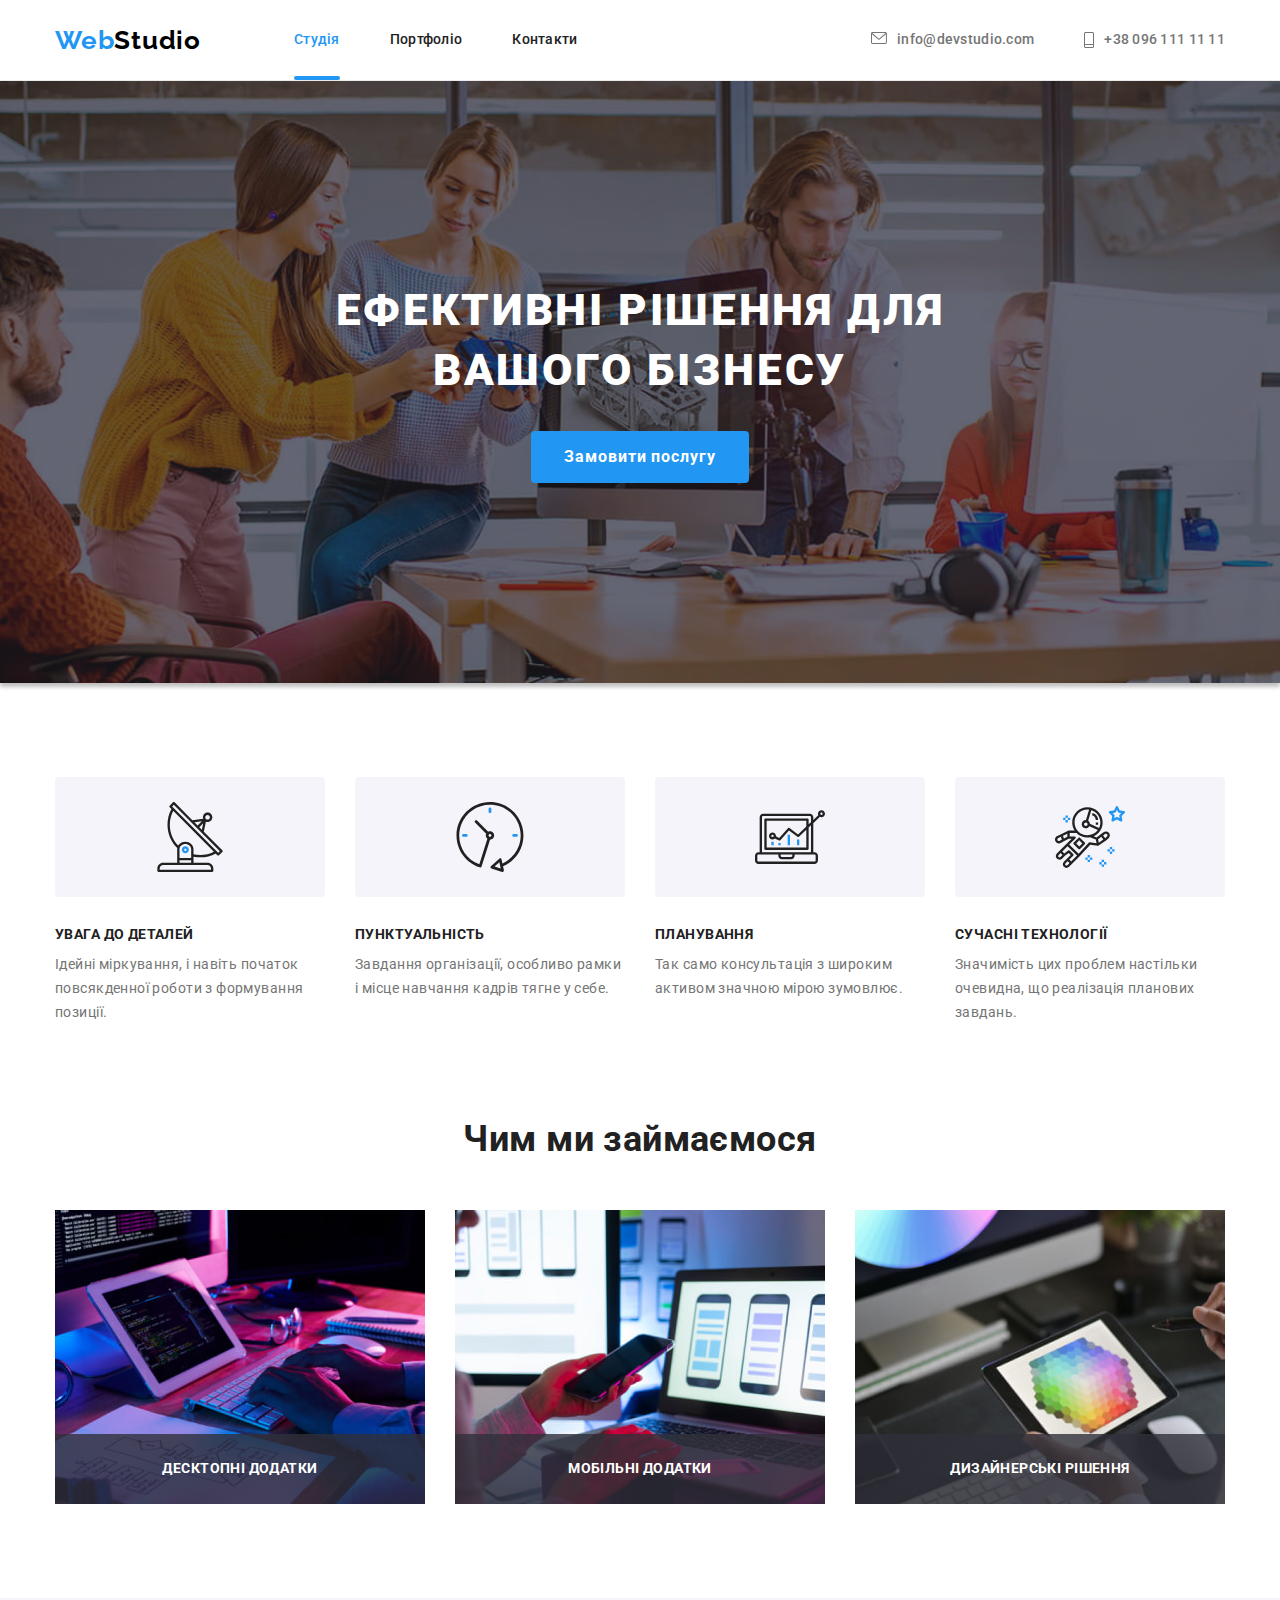
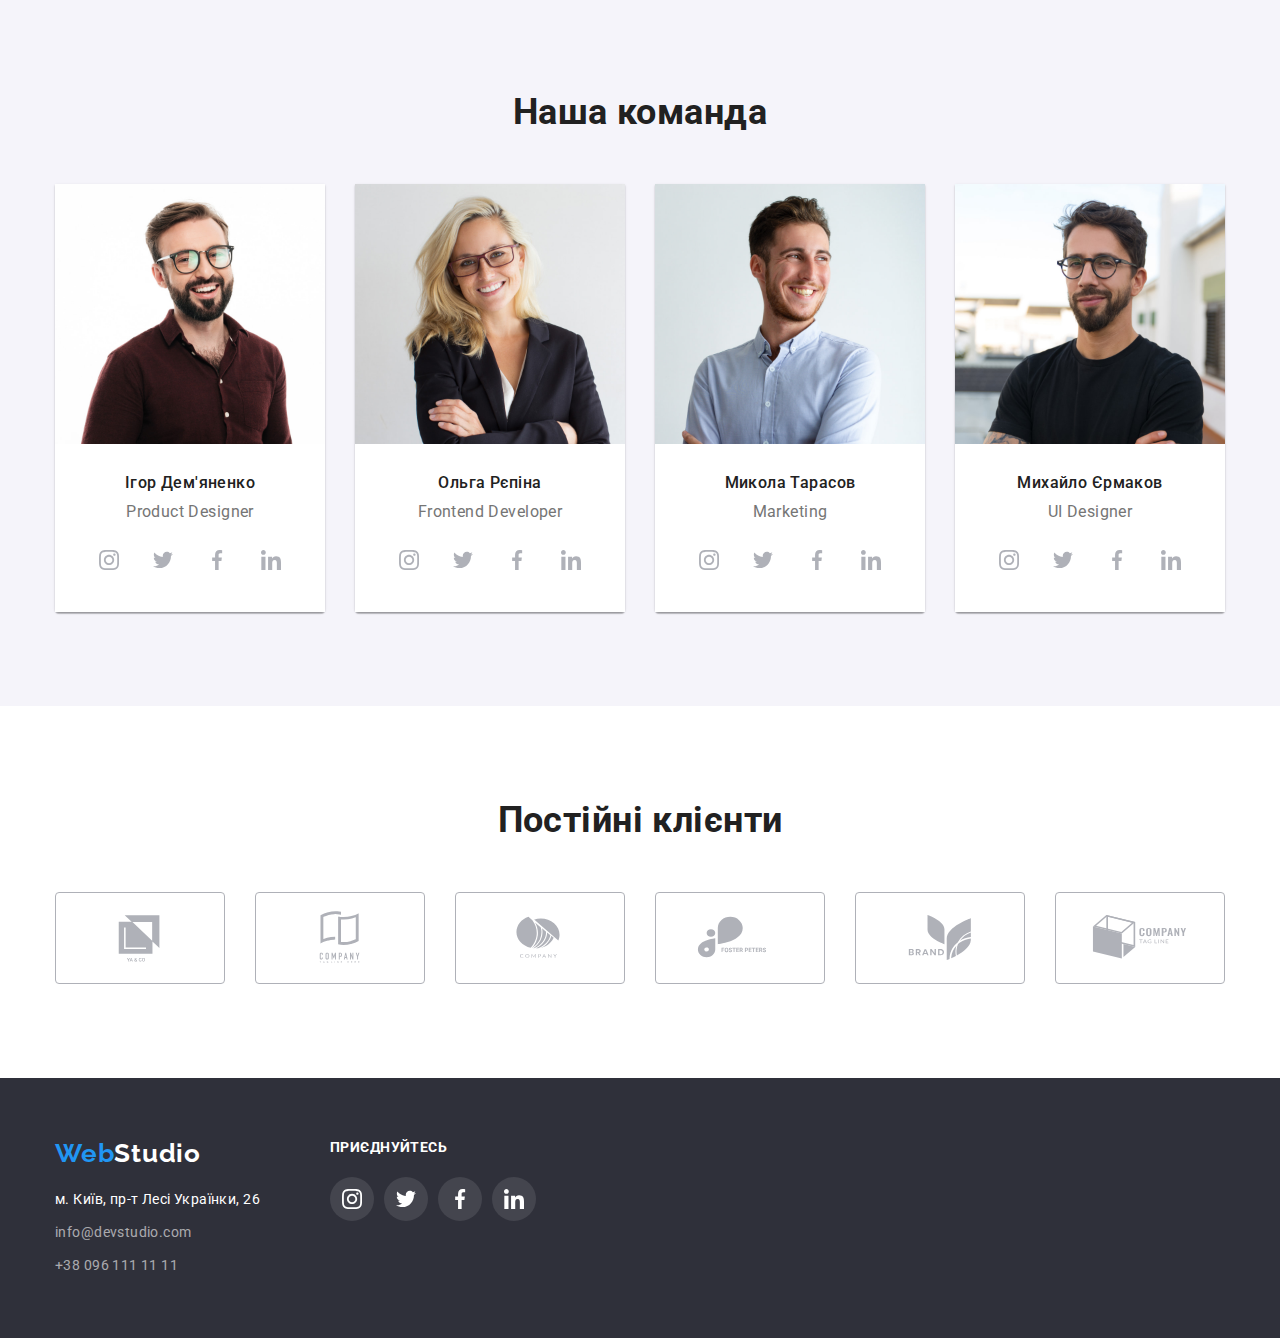
<file: index.html>
<!DOCTYPE html>
<html lang="uk">

<head>
  <meta charset="UTF-8" />
  <meta http-equiv="X-UA-Compatible" content="IE=edge" />
  <meta name="viewport" content="width=device-width, initial-scale=1.0" />
  <title>Document</title>
  <link rel="preconnect" href="https://fonts.gstatic.com" crossorigin />
  <link href="https://fonts.googleapis.com/css2?family=Raleway:wght@700&family=Roboto:wght@400;500;700;900&display=swap"
    rel="stylesheet" />
  <link rel="stylesheet"
    href="https://cdnjs.cloudflare.com/ajax/libs/modern-normalize/0.6.0/modern-normalize.min.css" />
  <link rel="stylesheet" href="css/reset.css" />
  <link rel="stylesheet" href="css/styles.css" />
</head>

<body>
  <header>
    <div class="container">
      <nav class="nav">
        <a class="studio" href="/"> <span class="web">Web</span>Studio</a>
        <ul class="nav-list">
          <li class="nav-li"><a class="link current" href="./">Студія</a></li>
          <li><a class="link" href="./portfolio.html">Портфоліо</a></li>
          <li><a class="link" href="/">Контакти</a></li>
        </ul>
        <ul class="nav-list auth">
          <li>
            <a class="link contact" href="mailto:info@devstudio.com">
              <svg class="icon" width="16" height="12">
                <use href="images/symbol-defs.svg#icon-envelope"></use>
              </svg>
              info@devstudio.com</a>
          </li>
          <li>
            <a class="link contact" href="tel:+380961111111">
              <svg class="icon" width="10" height="16">
                <use href="images/symbol-defs.svg#icon-Vector"></use>
              </svg>
              +38 096 111 11 11</a>
          </li>
        </ul>
      </nav>
    </div>
  </header>
  <main>
    <section class="solution">
      <div class="container">
        <h1 class="solution-title">Ефективні рішення для вашого бізнесу</h1>
        <button class="solution-button" type="button" data-modal-open>
          Замовити послугу
        </button>
      </div>
    </section>

    <section class="section-feature">
      <div class="container">
        <h2 class="section-title">Наші переваги</h2>
        <ul class="list">
          <li>
            <div class="list-icon">
              <svg class="icon" width="70" height="70">
                <use href="images/symbol-defs.svg#icon-antenna-1"></use>
              </svg>
            </div>
            <h3 class="list-title">УВАГА ДО ДЕТАЛЕЙ</h3>
            <p class="list-text">
              Ідейні міркування, і навіть початок повсякденної роботи з
              формування позиції.
            </p>
          </li>
          <li>
            <div class="list-icon">
              <svg class="icon" width="70" height="70">
                <use href="images/symbol-defs.svg#icon-clock-1"></use>
              </svg>
            </div>
            <h3 class="list-title">ПУНКТУАЛЬНІСТЬ</h3>
            <p class="list-text">
              Завдання організації, особливо рамки і місце навчання кадрів
              тягне у себе.
            </p>
          </li>
          <li>
            <div class="list-icon">
              <svg class="icon" width="70" height="70">
                <use href="images/symbol-defs.svg#icon-diagram-1"></use>
              </svg>
            </div>
            <h3 class="list-title">ПЛАНУВАННЯ</h3>
            <p class="list-text">
              Так само консультація з широким активом значною мірою зумовлює.
            </p>
          </li>
          <li>
            <div class="list-icon">
              <svg class="icon" width="70" height="70">
                <use href="images/symbol-defs.svg#icon-astronaut-1"></use>
              </svg>
            </div>
            <h3 class="list-title">СУЧАСНІ ТЕХНОЛОГІЇ</h3>
            <p class="list-text">
              Значимість цих проблем настільки очевидна, що реалізація
              планових завдань.
            </p>
          </li>
        </ul>
      </div>
    </section>

    <section class="section page">
      <div class="container">
        <h2 class="section-title">Чим ми займаємося</h2>
        <ul class="items">
          <li class="item">
            <img src="images/box-1.jpg" alt="створення вебсторінок" width="370" height="294" />
            <div class="item-affect">
              <h3 class="item-aff">Десктопні додатки</h3>
            </div>
          </li>
          <li class="item">
            <img src="images/box-2.jpg" alt="створення додатку" width="370" height="294" />
            <div class="item-affect">
              <h3 class="item-aff">Мобільні додатки</h3>
            </div>
          </li>
          <li class="item">
            <img src="images/box-3.jpg" alt="створення дизайну" width="370" height="294" />
            <div class="item-affect">
              <h3 class="item-aff ">Дизайнерські рішення</h3>
            </div>
          </li>
        </ul>
      </div>
    </section>

    <section class="section team">
      <div class="container">
        <h2 class="section-title">Наша команда</h2>
        <ul class="image">
          <li>
            <img src="images/img-1.jpg" alt="Ігор Дем'яненко" width="270" height="260" />
            <div class="description">
              <h3 class="image-title">Ігор Дем'яненко</h3>
              <p class="image-text" lang="en">Product Designer</p>
            </div>
            <ul class="social-list">
              <li class="social-icon">
                <a href="" class="social-link">
                  <svg class="icon" width="20" height="20">
                    <use href="images/symbol-defs.svg#icon-instagram-2"></use>
                  </svg>
                </a>
              </li>
              <li class="social-icon">
                <a href="" class="social-link">
                  <svg class="icon" width="20" height="20">
                    <use href="images/symbol-defs.svg#icon-twitter-1"></use>
                  </svg>
                </a>
              </li>
              <li class="social-icon">
                <a href="" class="social-link">
                  <svg class="icon" width="20" height="20">
                    <use href="images/symbol-defs.svg#icon-facebook-1"></use>
                  </svg>
                </a>
              </li>
              <li class="social-icon">
                <a href="" class="social-link">
                  <svg class="icon" width="20" height="20">
                    <use href="images/symbol-defs.svg#icon-linkedin-1"></use>
                  </svg>
                </a>
              </li>
            </ul>
          </li>
          <li>
            <img src="images/img-2.jpg" alt="Ольга Рєпіна" width="270" height="260" />
            <div class="description">
              <h3 class="image-title">Ольга Рєпіна</h3>
              <p class="image-text" lang="en">Frontend Developer</p>
            </div>
            <ul class="social-list">
              <li class="social-icon">
                <a href="" class="social-link">
                  <svg class="icon" width="20" height="20">
                    <use href="images/symbol-defs.svg#icon-instagram-2"></use>
                  </svg>
                </a>
              </li>
              <li class="social-icon">
                <a href="" class="social-link">
                  <svg class="icon" width="20" height="20">
                    <use href="images/symbol-defs.svg#icon-twitter-1"></use>
                  </svg>
                </a>
              </li>
              <li class="social-icon">
                <a href="" class="social-link">
                  <svg class="icon" width="20" height="20">
                    <use href="images/symbol-defs.svg#icon-facebook-1"></use>
                  </svg>
                </a>
              </li>
              <li class="social-icon">
                <a href="" class="social-link">
                  <svg class="icon" width="20" height="20">
                    <use href="images/symbol-defs.svg#icon-linkedin-1"></use>
                  </svg>
                </a>
              </li>
            </ul>
          </li>
          <li>
            <img src="images/img-3.jpg" alt="Микола Тарасов" width="270" height="260" />
            <div class="description">
              <h3 class="image-title">Микола Тарасов</h3>
              <p class="image-text" lang="en">Marketing</p>
            </div>
            <ul class="social-list">
              <li class="social-icon">
                <a href="" class="social-link">
                  <svg class="icon" width="20" height="20">
                    <use href="images/symbol-defs.svg#icon-instagram-2"></use>
                  </svg>
                </a>
              </li>
              <li class="social-icon">
                <a href="" class="social-link">
                  <svg class="icon" width="20" height="20">
                    <use href="images/symbol-defs.svg#icon-twitter-1"></use>
                  </svg>
                </a>
              </li>
              <li class="social-icon">
                <a href="" class="social-link">
                  <svg class="icon" width="20" height="20">
                    <use href="images/symbol-defs.svg#icon-facebook-1"></use>
                  </svg>
                </a>
              </li>
              <li class="social-icon">
                <a href="" class="social-link">
                  <svg class="icon" width="20" height="20">
                    <use href="images/symbol-defs.svg#icon-linkedin-1"></use>
                  </svg>
                </a>
              </li>
            </ul>
          </li>
          <li>
            <img src="images/img-4.jpg" alt="Михайло Єрмаков" width="270" height="260" />
            <div class="description">
              <h3 class="image-title">Михайло Єрмаков</h3>
              <p class="image-text" lang="en">UI Designer</p>
            </div>
            <ul class="social-list">
              <li class="social-icon">
                <a href="" class="social-link">
                  <svg class="icon" width="20" height="20">
                    <use href="images/symbol-defs.svg#icon-instagram-2"></use>
                  </svg>
                </a>
              </li>
              <li class="social-icon">
                <a href="" class="social-link">
                  <svg class="icon" width="20" height="20">
                    <use href="images/symbol-defs.svg#icon-twitter-1"></use>
                  </svg>
                </a>
              </li>
              <li class="social-icon">
                <a href="" class="social-link">
                  <svg class="icon" width="20" height="20">
                    <use href="images/symbol-defs.svg#icon-facebook-1"></use>
                  </svg>
                </a>
              </li>
              <li class="social-icon">
                <a href="" class="social-link">
                  <svg class="icon" width="20" height="20">
                    <use href="images/symbol-defs.svg#icon-linkedin-1"></use>
                  </svg>
                </a>
              </li>
            </ul>
          </li>
        </ul>
      </div>
    </section>

    <section class="client">
      <div class="container">
        <h2 class="section-title">Постійні клієнти</h2>
        <ul class="contact-list">
          <li class="contact-li">
            <a href="" class="client-link">
              <svg class="icon" width="106" height="60">
                <use href="images/symbol-defs.svg#icon-Logo"></use>
              </svg>
            </a>
          </li>
          <li class="contact-li">
            <a href="" class="client-link">
              <svg class="icon" width="106" height="60">
                <use href="images/symbol-defs.svg#icon-Logo-1"></use>
              </svg>
            </a>
          </li>
          <li class="contact-li">
            <a href="" class="client-link">
              <svg class="icon" width="106" height="60">
                <use href="images/symbol-defs.svg#icon-Logo-2"></use>
              </svg>
            </a>
          </li>
          <li class="contact-li">
            <a href="" class="client-link">
              <svg class="icon" width="106" height="60">
                <use href="images/symbol-defs.svg#icon-Logo-3"></use>
              </svg>
            </a>
          </li>
          <li class="contact-li">
            <a href="" class="client-link">
              <svg class="icon" width="106" height="60">
                <use href="images/symbol-defs.svg#icon-Logo-4"></use>
              </svg>
            </a>
          </li>
          <li class="contact-li">
            <a href="" class="client-link">
              <svg class="icon" width="106" height="60">
                <use href="images/symbol-defs.svg#icon-Logo-5"></use>
              </svg>
            </a>
          </li>
        </ul>
      </div>
    </section>
  </main>
  <footer class="footer">
    <div class="container">
      <div class="footer-main">
        <a class="studio" href="/"> <span class="web">Web</span>Studio</a>
        <address>
          <ul class="footer-items">
            <li>
              <a class="footer-address" href="/">м. Київ, пр-т Лесі Українки, 26</a>
            </li>
            <li>
              <a class="footer-link" href="mailto:info@devstudio.com">info@devstudio.com</a>
            </li>
            <li>
              <a class="footer-link" href="tel:+380961111111">+38 096 111 11 11</a>
            </li>
          </ul>
        </address>
      </div>
      <div class="footer-social">
        <h2 class="footer-title">приєднуйтесь</h2>
        <ul class="social-list-end">
          <li class="social-icon">
            <a href="" class="social-link">
              <svg class="icon" width="20" height="20">
                <use href="images/symbol-defs.svg#icon-instagram-2"></use>
              </svg>
            </a>
          </li>
          <li class="social-icon">
            <a href="" class="social-link">
              <svg class="icon" width="20" height="20">
                <use href="images/symbol-defs.svg#icon-twitter-1"></use>
              </svg>
            </a>
          </li>
          <li class="social-icon">
            <a href="" class="social-link">
              <svg class="icon" width="20" height="20">
                <use href="images/symbol-defs.svg#icon-facebook-1"></use>
              </svg>
            </a>
          </li>
          <li class="social-icon">
            <a href="" class="social-link">
              <svg class="icon" width="20" height="20">
                <use href="images/symbol-defs.svg#icon-linkedin-1"></use>
              </svg>
            </a>
          </li>
        </ul>
      </div>
    </div>
  </footer>
  <div class="backdrop is-hidden" data-modal>
    <div class="modal">
      <button type="button" class="close-btn" data-modal-close>
        <svg class="icon" width="18" height="18">
          <use href="images/symbol-defs.svg#icon-close-black"></use>
        </svg>
      </button>
    </div>
  </div>
  <script src="js/modal.js"></script>
</body>

</html>
</file>
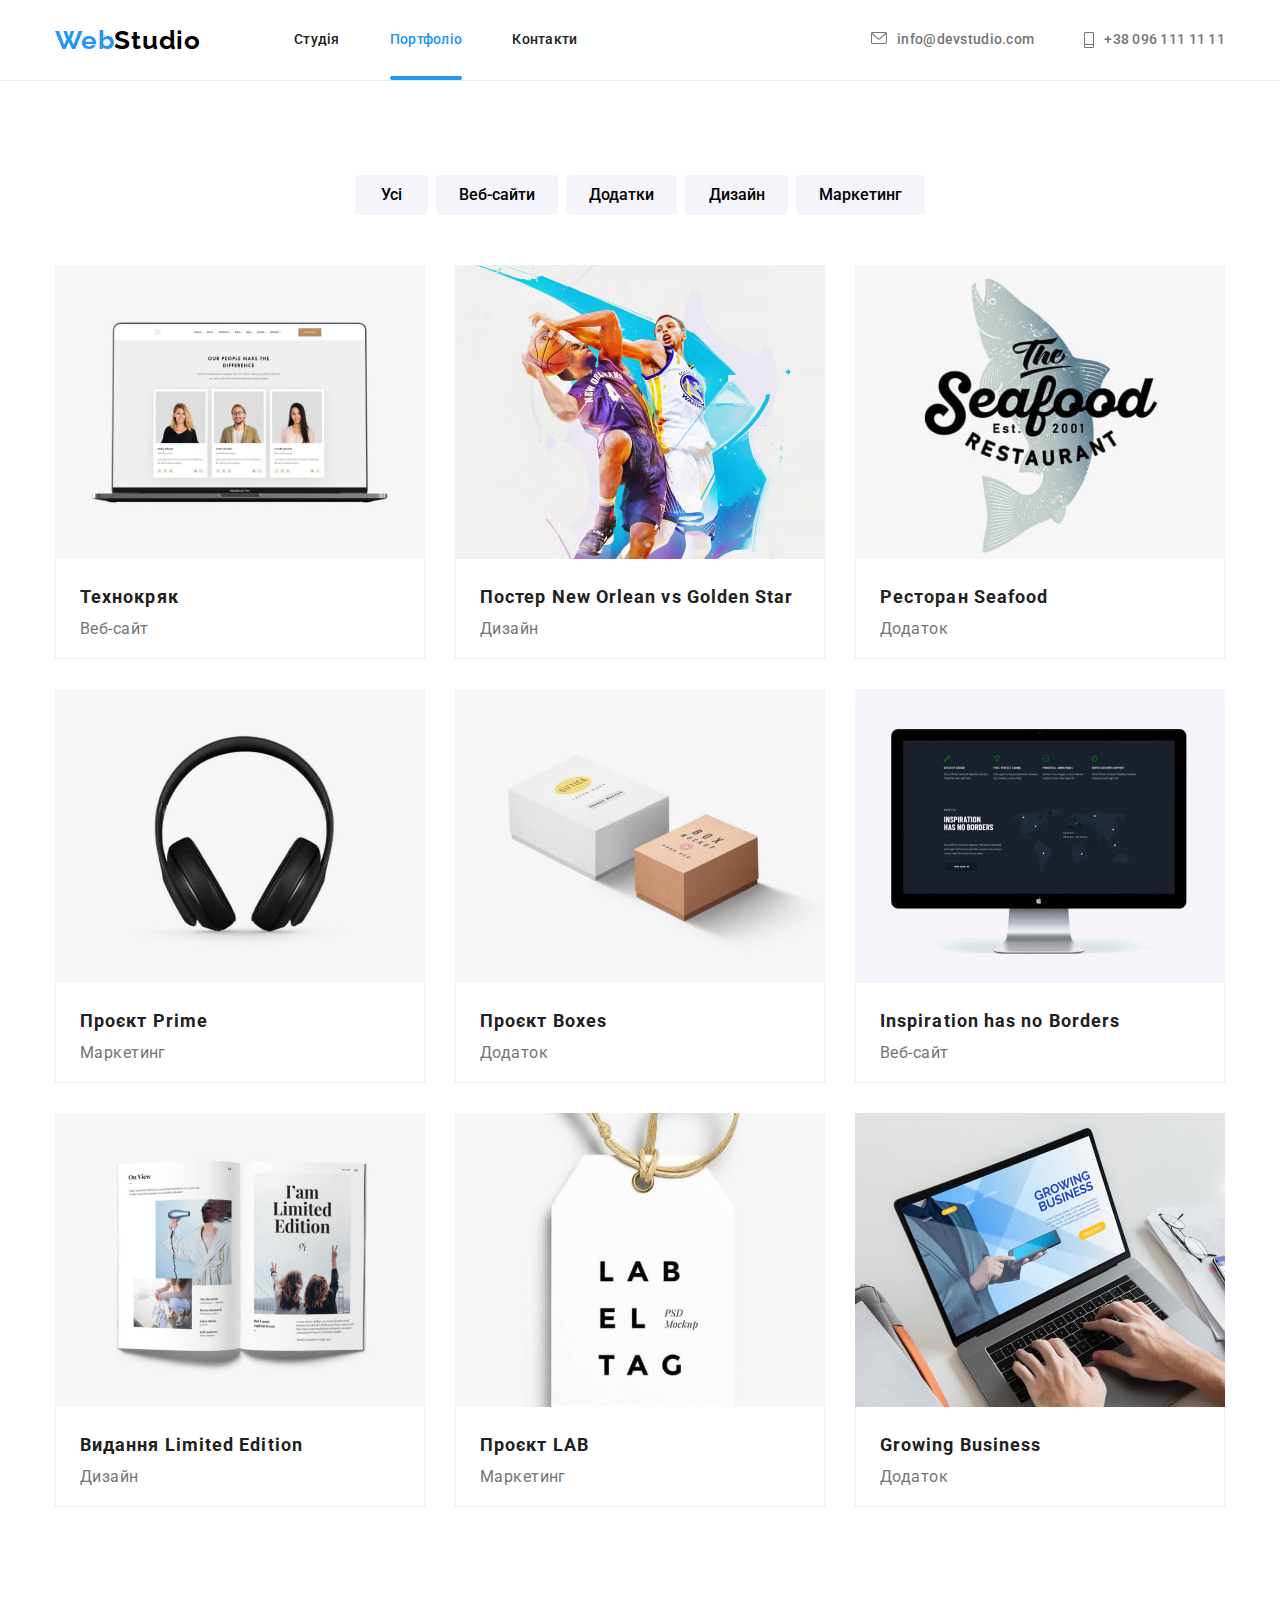
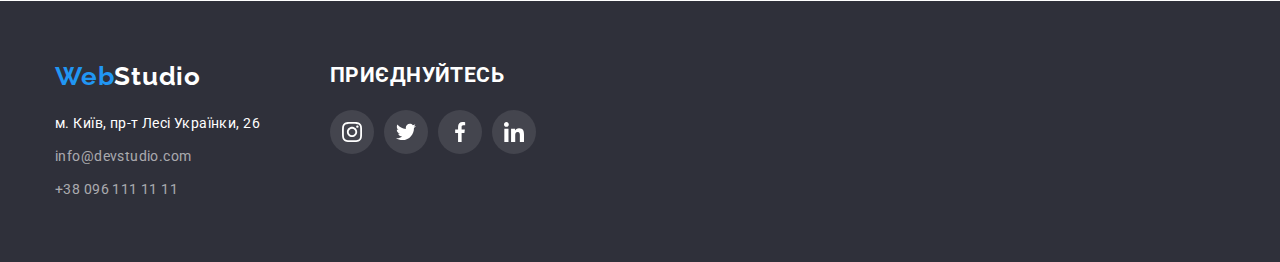
<file: portfolio.html>
<!DOCTYPE html>
<html lang="uk">

<head>
  <meta charset="UTF-8" />
  <meta http-equiv="X-UA-Compatible" content="IE=edge" />
  <meta name="viewport" content="width=device-width, initial-scale=1.0" />
  <title>Document</title>
  <link rel="preconnect" href="https://fonts.gstatic.com" crossorigin />
  <link href="https://fonts.googleapis.com/css2?family=Raleway:wght@700&family=Roboto:wght@400;500;700;900&display=swap"
    rel="stylesheet" />
  <link rel="stylesheet"
    href="https://cdnjs.cloudflare.com/ajax/libs/modern-normalize/0.6.0/modern-normalize.min.css" />
  <link rel="stylesheet" href="css/styles.css" />
</head>

<body>
  <header>
    <div class="container">
      <nav class="nav">
        <a class="studio" href="/"> <span class="web">Web</span>Studio</a>
        <ul class="nav-list">
          <li><a class="link" href="./index.html">Студія</a></li>
          <li class="nav-li"><a class="link current" href="./">Портфоліо</a></li>
          <li><a class="link" href="/">Контакти</a></li>
        </ul>
        <ul class="nav-list auth">
          <li>
            <a class="link contact" href="mailto:info@devstudio.com">
              <svg class="icon" width="16" height="12">
                <use href="images/symbol-defs.svg#icon-envelope"></use>
              </svg>
              info@devstudio.com</a>
          </li>
          <li>
            <a class="link contact" href="tel:+380961111111">
              <svg class="icon" width="10" height="16">
                <use href="images/symbol-defs.svg#icon-Vector"></use>
              </svg>
              +38 096 111 11 11</a>
          </li>
        </ul>
      </nav>
    </div>
  </header>

  <main>
    <section class="works">
      <div class="container">
        <h1>Наші роботи</h1>
        <ul class="works-button">
          <li><button class="button all" type="button">Усі</button></li>
          <li><button class="button" type="button">Веб-сайти</button></li>
          <li><button class="button" type="button">Додатки</button></li>
          <li><button class="button" type="button">Дизайн</button></li>
          <li><button class="button" type="button">Маркетинг</button></li>
        </ul>

        <ul class="works-list">
          <li class="work-img">
            <a class="work-link" href="/">
              <div class="work-top-wrap">
                <img src="images/img-21.jpg" alt="Технокряк" width="370" height="294" />
                <p class="work-top-text">
                  Ресурс пропонує комплексні пропозиції з різним рівнем функціоналу та сервісів. Все це дозволить
                  відвідувачу отримати
                  вичерпні відомості про компанію чи приватну особу.
                </p>
              </div>

              <div class="description-portfolio">
                <h2 class="works-title">Технокряк</h2>
                <p class="works-text">Веб-сайт</p>
              </div>
            </a>
          </li>
          <li class="work-img">
            <a class="work-link" href="/">
              <div class="work-top-wrap">
                <img src="images/img-22.jpg" alt="Постер New Orlean vs Golden Star" width="370" height="294" />
                <p class="work-top-text">
                  Ресурс пропонує комплексні пропозиції з різним рівнем функціоналу та сервісів. Все це дозволить
                  відвідувачу отримати
                  вичерпні відомості про компанію чи приватну особу.
                </p>
              </div>

              <div class="description-portfolio">
                <h2 class="works-title">Постер New Orlean vs Golden Star</h2>
                <p class="works-text">Дизайн</p>
              </div>
            </a>
          </li>
          <li class="work-img">
            <a class="work-link" href="/">
              <div class="work-top-wrap">
                <img src="images/img-23.jpg" alt="Ресторан Seafood" width="370" height="294" />
                <p class="work-top-text">
                  Ресурс пропонує комплексні пропозиції з різним рівнем функціоналу та сервісів. Все це дозволить
                  відвідувачу отримати
                  вичерпні відомості про компанію чи приватну особу.
                </p>
              </div>
              <div class="description-portfolio">
                <h2 class="works-title">Ресторан Seafood</h2>
                <p class="works-text">Додаток</p>
              </div>
            </a>
          </li>
          <li class="work-img">
            <a class="work-link" href="/">
              <div class="work-top-wrap">
                <img src="images/img-24.jpg" alt="Проєкт Prime" width="370" height="294" />
                <p class="work-top-text">
                  Ресурс пропонує комплексні пропозиції з різним рівнем функціоналу та сервісів. Все це дозволить
                  відвідувачу отримати
                  вичерпні відомості про компанію чи приватну особу.
                </p>
              </div>

              <div class="description-portfolio">
                <h2 class="works-title">Проєкт Prime</h2>
                <p class="works-text">Маркетинг</p>
              </div>
            </a>
          </li>
          <li class="work-img">
            <a class="work-link" href="/">
              <div class="work-top-wrap">
                <img src="images/img-25.jpg" alt="Проєкт Boxes" width="370" height="294" />
                <p class="work-top-text">
                  Ресурс пропонує комплексні пропозиції з різним рівнем функціоналу та сервісів. Все це дозволить
                  відвідувачу отримати
                  вичерпні відомості про компанію чи приватну особу.
                </p>
              </div>

              <div class="description-portfolio">
                <h2 class="works-title">Проєкт Boxes</h2>
                <p class="works-text">Додаток</p>
              </div>
            </a>
          </li>
          <li class="work-img">
            <a class="work-link" href="/">
              <div class="work-top-wrap">
                <img src="images/img-26.jpg" alt="Inspiration has no Borders" width="370" height="294" />
                <p class="work-top-text">
                  Ресурс пропонує комплексні пропозиції з різним рівнем функціоналу та сервісів. Все це дозволить
                  відвідувачу отримати
                  вичерпні відомості про компанію чи приватну особу.
                </p>
              </div>

              <div class="description-portfolio">
                <h2 class="works-title">Inspiration has no Borders</h2>
                <p class="works-text">Веб-сайт</p>
              </div>
            </a>
          </li>
          <li class="work-img">
            <a class="work-link" href="/">
              <div class="work-top-wrap">
                <img src="images/img-27.jpg" alt="Видання Limited Edition" width="370" height="294" />
                <p class="work-top-text">
                  Ресурс пропонує комплексні пропозиції з різним рівнем функціоналу та сервісів. Все це дозволить
                  відвідувачу отримати
                  вичерпні відомості про компанію чи приватну особу.
                </p>
              </div>
              <div class="description-portfolio">
                <h2 class="works-title">Видання Limited Edition</h2>
                <p class="works-text">Дизайн</p>
              </div>
            </a>
          </li>
          <li class="work-img">
            <a class="work-link" href="/">
              <div class="work-top-wrap">
                <img src="images/img-28.jpg" alt="Проєкт LAB" width="370" height="294" />
                <p class="work-top-text">
                  Ресурс пропонує комплексні пропозиції з різним рівнем функціоналу та сервісів. Все це дозволить
                  відвідувачу отримати
                  вичерпні відомості про компанію чи приватну особу.
                </p>
              </div>
              <div class="description-portfolio">
                <h2 class="works-title">Проєкт LAB</h2>
                <p class="works-text">Маркетинг</p>
              </div>
            </a>
          </li>
          <li class="work-img">
            <a class="work-link" href="/">
              <div class="work-top-wrap">
                <img src="images/img-29.jpg" alt="Growing Business" width="370" height="294" />
                <p class="work-top-text">
                  Ресурс пропонує комплексні пропозиції з різним рівнем функціоналу та сервісів. Все це дозволить
                  відвідувачу отримати
                  вичерпні відомості про компанію чи приватну особу.
                </p>
              </div>
              <div class="description-portfolio">
                <h2 class="works-title">Growing Business</h2>
                <p class="works-text">Додаток</p>
              </div>
            </a>
          </li>
        </ul>
      </div>
    </section>
  </main>

  <footer class="footer">
    <div class="container">
      <div class="footer-main">
        <a class="studio" href="/"> <span class="web">Web</span>Studio</a>
        <address>
          <ul class="footer-items">
            <li>
              <a class="footer-address" href="/">м. Київ, пр-т Лесі Українки, 26</a>
            </li>
            <li>
              <a class="footer-link" href="mailto:info@devstudio.com">info@devstudio.com</a>
            </li>
            <li>
              <a class="footer-link" href="tel:+380961111111">+38 096 111 11 11</a>
            </li>
          </ul>
        </address>
      </div>
      <div class="footer-social">
        <h2 class="footer-title">приєднуйтесь</h2>
        <ul class="social-list-end">
          <li class="social-icon">
            <a href="" class="social-link">
              <svg class="icon" width="20" height="20">
                <use href="images/symbol-defs.svg#icon-instagram-2"></use>
              </svg>
            </a>
          </li>
          <li class="social-icon">
            <a href="" class="social-link">
              <svg class="icon" width="20" height="20">
                <use href="images/symbol-defs.svg#icon-twitter-1"></use>
              </svg>
            </a>
          </li>
          <li class="social-icon">
            <a href="" class="social-link">
              <svg class="icon" width="20" height="20">
                <use href="images/symbol-defs.svg#icon-facebook-1"></use>
              </svg>
            </a>
          </li>
          <li class="social-icon">
            <a href="" class="social-link">
              <svg class="icon" width="20" height="20">
                <use href="images/symbol-defs.svg#icon-linkedin-1"></use>
              </svg>
            </a>
          </li>
        </ul>
      </div>
    </div>
  </footer>
  <script src="js/modal.js"></script>
</body>

</html>
</file>
<file: css/styles.css>
:root {
  --primary-body-color: #ffffff;
  --primary-text-color: #212121;
  --secondary-text-color: #757575;
  --decoration-text-color: #2196f3;
  --accent-color: #f5f4fa;
  --studio-color: #000000;
  --solution-color: #2f303a;
  --solution-button-color: #188ce8;
  --footer-color: rgba(255, 255, 255, 0.6);
  --icon-color: #afb1b8;
}

body {
  margin: 0;
  background-color: var(--primary-body-color);
  color: var(--primary-text-color);
  font-family: 'Roboto', sans-serif;
  font-size: 14px;
  letter-spacing: 0.03em;
}

ul {
  list-style: none;
  padding: 0;
  margin: 0;
}

h1,
h2,
h3,
h4,
h5,
h6,
p {
  margin-top: 0;
  margin-bottom: 0;
}
img {
  display: block;
}
.container {
  width: 1200px;
  margin-left: auto;
  margin-right: auto;
  padding-left: 15px;
  padding-right: 15px;
}
.button {
  display: inline-block;
  border-radius: 4px;
  padding: 6px 22px;
  min-width: 103px;

  background-color: var(--accent-color);
  border: none;
  font-family: inherit;
  font-weight: 500;
  font-size: 16px;
  line-height: 1.62;

  text-align: center;
  border: 1px solid transparent;

  transition-property: background-color, color, box-shadow;
  transition-duration: 250ms;
  transition-timing-function: -cubic-bezier(0.4, 0, 0.2, 1);
}
.button.all {
  min-width: 73px;
  display: inline-block;
  padding: 6px 25px;
  text-align: center;
  border: 1px solid transparent;

  transition-property: background-color, color, box-shadow;
  transition-duration: 250ms;
  transition-timing-function: -cubic-bezier(0.4, 0, 0.2, 1);
}

.button:hover,
.button:focus,
.button:active {
  background-color: var(--decoration-text-color);
  color: var(--primary-body-color);
  cursor: pointer;
  box-shadow: 0px 3px 1px rgba(0, 0, 0, 0.1), 0px 1px 2px rgba(0, 0, 0, 0.08),
    0px 2px 2px rgba(0, 0, 0, 0.12);
}

.link {
  display: block;
  text-decoration: none;
  color: var(--primary-text-color);
  font-weight: 500;
  line-height: 1.14;
  font-family: inherit;
  letter-spacing: 0.02em;

  transition-property: color;
  transition-duration: 250ms;
  transition-timing-function: -cubic-bezier(0.4, 0, 0.2, 1);
}

header {
  border-bottom: 1px solid #ececec;
}
.contact {
  color: var(--secondary-text-color);
}

.nav {
  display: flex;
  align-items: center;
}
.nav-list {
  display: flex;
  margin-left: 93px;
}
.auth {
  margin-left: auto;
}
.nav-list li:not(:last-child) {
  display: block;
  margin-right: 50px;
}
.nav-list a {
  padding-top: 32px;
  padding-bottom: 32px;
}
li .link:hover,
li .link:focus {
  color: var(--decoration-text-color);
}

li .link.current {
  color: var(--decoration-text-color);
}
.nav-li {
  position: relative;
}
li .link.current::after {
  content: '';
  position: absolute;
  bottom: 0;
  left: 0;
  width: 100%;
  height: 4px;
  border-radius: 2px;
  background-color: var(--decoration-text-color);
}

/* main page */
.studio {
  color: var(--studio-color);
  font-family: 'Raleway', sans-serif;
  font-weight: 700;
  font-size: 26px;
  line-height: 1.19;
  letter-spacing: 0.03em;
  text-decoration: none;
}

.web {
  font-family: 'Raleway', sans-serif;
  font-weight: 700;
  font-size: 26px;
  line-height: 1.19;
  letter-spacing: 0.03em;
  color: var(--decoration-text-color);
  text-decoration: none;
}
.solution {
  background-image: linear-gradient(
      to right,
      rgba(47, 48, 58, 0.4),
      rgba(47, 48, 58, 0.4)
    ),
    url('../images/img-main.jpg');
  background-position: center;
  background-repeat: no-repeat;
  background-size: cover;
  box-shadow: 0px 4px 4px rgba(0, 0, 0, 0.25);
  max-width: 1600px;
  margin: 0 auto;

  background-color: var(--solution-color);

  padding-top: 200px;
  padding-bottom: 200px;
}
.solution .container {
  text-align: center;
}
.solution-title {
  max-width: 696px;
  margin: 0 auto;
  margin-bottom: 30px;
  font-family: inherit;
  font-weight: 900;
  font-size: 44px;
  line-height: 1.36;
  letter-spacing: 0.06em;
  text-transform: uppercase;
  color: var(--primary-body-color);
}

.solution-button {
  display: inline-block;
  min-width: 216px;
  border-radius: 4px;
  padding: 10px 32px;

  color: var(--primary-body-color);
  background-color: var(--decoration-text-color);

  font-family: inherit;
  font-size: 16px;
  line-height: 1.88;
  letter-spacing: 0.06em;
  font-weight: 700;
  text-align: center;
  border: 1px solid transparent;

  transition-property: background-color;
  transition-duration: 250ms;
  transition-timing-function: -cubic-bezier(0.4, 0, 0.2, 1);
}
.solution-button:hover,
.solution-button:focus {
  background-color: var(--solution-button-color);
  cursor: pointer;
}

.section-feature {
  text-align: center;
  padding-top: 94px;
  padding-bottom: 94px;
}
.list li {
  width: 270px;
}
.list-title {
  margin-top: 0;
  margin-bottom: 10px;
  text-transform: uppercase;
  font-weight: 700;
  line-height: 1.14;
  letter-spacing: 0.03em;
  font-size: 14px;
}
.list-text {
  margin-top: 0;
  margin-bottom: 0;
  line-height: 1.71;
  color: var(--secondary-text-color);
}
.section.page {
  padding-bottom: 94px;
}

.section.team {
  background-color: var(--accent-color);
  padding-top: 94px;
  padding-bottom: 94px;
}

.section-title {
  margin-top: 0;
  margin-bottom: 50px;
  font-weight: 700;
  font-size: 36px;
  line-height: 1.16;
  text-align: center;
}
.description {
  padding-top: 30px;
  padding-bottom: 16px;
  background-color: var(--primary-body-color);
}
.section-feature .section-title {
  position: absolute;
  left: -10000px;
  top: auto;
  width: 1px;
  height: 1px;
  overflow: hidden;
}

ul.list {
  display: flex;
  column-gap: 30px;
}

.list li {
  text-align: left;
}

.items {
  display: flex;
}
.items .item {
  margin-right: 30px;
  display: block;
}
.items .item:nth-child(3n) {
  margin-right: 0;
}

.image {
  display: flex;
  text-align: center;
  gap: 30px;
}

.image > li {
  box-shadow: 0px 1px 3px rgba(0, 0, 0, 0.12), 0px 1px 1px rgba(0, 0, 0, 0.14),
    0px 2px 1px rgba(0, 0, 0, 0.2);
  border-radius: 0px 0px 4px 4px;
}
.image li:not(:last-child) {
  /* display: flex; */
  /* gap: 30px; */
}

.image-title {
  margin-bottom: 10px;
  font-weight: 500;
  font-size: 16px;
  line-height: 1.18;
  color: inherit;
  letter-spacing: inherit;
}
.image-text {
  font-size: 16px;
  line-height: 1.18;
  color: var(--secondary-text-color);
}

.footer {
  background: var(--solution-color);
  padding-bottom: 60px;
  padding-top: 60px;
}
.footer .studio {
  display: inline-block;
  text-decoration: none;
  color: var(--primary-body-color);
  font-family: 'Raleway', sans-serif;
  font-weight: 700;
  font-size: 26px;
  line-height: 1.19;
  font-style: normal;
  margin-bottom: 20px;
}
.footer-items li:not(:last-child) {
  margin-bottom: 9px;
}
.footer-items li {
  display: block;
}
.footer-link {
  text-decoration: none;
  line-height: 1.71;
  font-style: normal;
  color: var(--footer-color);

  transition-property: color;
  transition-duration: 250ms;
  transition-timing-function: -cubic-bezier(0.4, 0, 0.2, 1);
}
.footer-link:hover,
.footer-link:focus,
.footer-link:active {
  color: var(--decoration-text-color);
}
.footer-address {
  text-decoration: none;
  font-style: normal;
  line-height: 1.71;
  color: var(--primary-body-color);

  transition-property: color;
  transition-duration: 250ms;
  transition-timing-function: -cubic-bezier(0.4, 0, 0.2, 1);
}
.footer-address:hover,
.footer-address:focus {
  color: var(--decoration-text-color);
}

/* ------------------portfolio ==================*/
.works h1 {
  position: absolute;
  left: -10000px;
  top: auto;
  width: 1px;
  height: 1px;
  overflow: hidden;
}

.works {
  padding-top: 94px;
  padding-bottom: 94px;
}

.works-button {
  margin-bottom: 50px;
  display: flex;
  gap: 8px;
  justify-content: center;
}

.works-list {
  display: flex;
  flex-wrap: wrap;
  gap: 30px;
}

.work-link {
  text-decoration: none;
}

.work-img {
  box-sizing: border-box;

  transition-property: box-shadow;
  transition-duration: 250ms;
  transition-timing-function: -cubic-bezier(0.4, 0, 0.2, 1);
}
.work-img:hover {
  box-sizing: border-box;
  box-shadow: 0px 1px 1px rgba(0, 0, 0, 0.12), 0px 4px 4px rgba(0, 0, 0, 0.06),
    1px 4px 6px rgba(0, 0, 0, 0.16);
}

.works-title {
  font-size: 18px;
  line-height: 2;
  letter-spacing: 0.06em;
  color: var(--primary-text-color);
  margin-bottom: 4px;
}

.works-text {
  font-size: 16px;
  line-height: 1.188;
  color: var(--secondary-text-color);
}

.description-portfolio {
  box-sizing: border-box;
  border: 1px solid #eeeeee;
  border-top: 0;
  padding: 20px 24px;
}

/* ---------------------svg --------------*/
.nav-list.auth {
  display: flex;
  align-items: center;
  justify-content: center;
}
.link.contact {
  display: inline-flex;

  transition-property: fill;
  transition-duration: 250ms;
  transition-timing-function: -cubic-bezier(0.4, 0, 0.2, 1);
}

.link.contact > .icon {
  margin-right: 10px;
  fill: var(--secondary-text-color);

  transition-property: fill;
  transition-duration: 250ms;
  transition-timing-function: -cubic-bezier(0.4, 0, 0.2, 1);
}

.link.contact:hover .icon,
.link.contact:focus .icon,
.link.contact:active .icon {
  fill: var(--decoration-text-color);
}

.list-icon {
  display: flex;
  align-items: center;
  justify-content: center;
  background: #f5f4fa;
  border-radius: 4px;
  margin-bottom: 30px;
  max-width: 270px;
  height: 120px;
}
/* -------------------social----------- */
.social-list {
  background-color: var(--primary-body-color);
  display: flex;
  align-items: center;
  justify-content: center;
  padding: 0 32px 30px 32px;
}
.social-list > .social-icon:not(:last-child) {
  margin-right: 10px;
}
.social-link {
  display: inline-flex;
  width: 44px;
  height: 44px;
  align-items: center;
  justify-content: center;
  border: none;
  fill: var(--icon-color);
  border-radius: 50%;

  transition-property: background-color, color;
  transition-duration: 250ms;
  transition-timing-function: -cubic-bezier(0.4, 0, 0.2, 1);
}
.social-link:hover,
.social-link:focus {
  background-color: var(--decoration-text-color);
  color: var(--primary-body-color);
}
.social-link:hover .icon,
.social-link:focus .icon {
  fill: var(--primary-body-color);
  transition-property: fill;
  transition-duration: 250ms;
  transition-timing-function: -cubic-bezier(0.4, 0, 0.2, 1);
}

/* -----------client-------------- */
.client {
  padding-top: 94px;
  padding-bottom: 94px;
}
.contact-list {
  display: flex;
  align-items: center;
  justify-content: center;
  gap: 30px;
}

.client-link {
  display: inline-flex;
  width: 170px;
  height: 92px;
  align-items: center;
  justify-content: center;
  fill: var(--icon-color);
  border: 1px solid #afb1b8;
  border-radius: 4px;

  transition-property: border-radius, border;
  transition-duration: 250ms;
  transition-timing-function: -cubic-bezier(0.4, 0, 0.2, 1);
}

.client-link:hover,
.client-link:focus {
  border: 1px solid var(--decoration-text-color);
  border-radius: 4px;
}

.client-link .icon {
  fill: rgba(175, 177, 184, 1);

  transition-property: fill;
  transition-duration: 250ms;
  transition-timing-function: -cubic-bezier(0.4, 0, 0.2, 1);
}
.client-link:hover .icon,
.client-link:focus .icon {
  fill: var(--decoration-text-color);
}

/* ------------footer-------- */
.social-list-end {
  display: flex;
  align-items: center;
  justify-content: center;
  gap: 10px;
}

.footer-social .social-link {
  display: inline-flex;
  width: 44px;
  height: 44px;
  align-items: center;
  justify-content: center;
  border: none;
  fill: var(--primary-body-color);
  background: rgba(255, 255, 255, 0.1);
  border-radius: 50%;

  transition-property: background-color, color;
  transition-duration: 250ms;
  transition-timing-function: -cubic-bezier(0.4, 0, 0.2, 1);
}
.footer-social .social-link:hover,
.footer-social .social-link:focus {
  background-color: var(--decoration-text-color);
  color: var(--primary-body-color);
}

.social-link .icon {
  transition-property: fill;
  transition-duration: 250ms;
  transition-timing-function: -cubic-bezier(0.4, 0, 0.2, 1);
}
.social-link:hover .icon,
.social-link:focus .icon {
  fill: var(--primary-body-color);
}
.footer-social .footer-title {
  font-weight: 700;
  line-height: 1.4;
  text-transform: uppercase;
  color: var(--primary-body-color);
  margin-bottom: 20px;
}

.footer .container {
  display: flex;
  column-gap: 70px;
}

.footer-social {
  display: inline-flex;
  align-items: center;
  /* justify-content: center; */
  flex-wrap: wrap;
  max-width: 206px;
  height: 80px;
}

/* --------transition------ */
.item-aff {
  font-family: 'Roboto';
  font-weight: 700;
  letter-spacing: 0.03em;
  line-height: 1.4;
  text-align: center;
  text-transform: uppercase;
  color: var(--primary-body-color);
}

.item-affect {
  position: absolute;
  bottom: 0;
  left: 0;
  min-width: 370px;
  min-height: 70px;
  background: rgba(47, 48, 58, 0.8);
  display: flex;
  justify-content: center;
  align-items: center;
}

.item {
  position: relative;
}

.work-img:hover .work-top-text {
  transform: translateY(0);
}

.work-top-wrap {
  position: relative;
  overflow: hidden;
}

.work-top-text {
  position: absolute;
  top: 0;
  font-size: 18px;
  line-height: 1.56;
  letter-spacing: 0.03em;
  color: var(--primary-body-color);
  background-color: rgba(33, 150, 243, 0.9);
  padding: 40px;
  height: 100%;
  transform: translateY(100%);
  transition: transform 250ms ease;
  overflow: auto;
}

/* -------------------- */
.backdrop {
  position: fixed;
  top: 0;
  width: 100%;
  height: 100%;
  background: rgba(85, 85, 85, 0.398);
  transition: opacity 250ms cubic-bezier(0.4, 0, 0.2, 1),
    visibility 250ms cubic-bezier(0.4, 0, 0.2, 1);
}

.modal {
  width: 528px;
  height: 581px;
  background-color: var(--primary-body-color);
  box-shadow: 0px 1px 3px rgba(0, 0, 0, 0.12), 0px 1px 1px rgba(0, 0, 0, 0.14),
    0px 2px 1px rgba(0, 0, 0, 0.2);
  border-radius: 4px;
  position: absolute;
  top: 50%;
  left: 50%;
  transform: translate(-50%, -50%);
  transition: transform 100ms cubic-bezier(0.4, 0, 0.2, 1), width 0.5s linear,
    height 1s linear 0.5s;
}

.backdrop.is-hidden .modal {
  transform: translate(-50%, -50%);
  width: 0;
  height: 0;
}

.close-btn {
  position: absolute;
  right: 8px;
  top: 8px;
  width: 30px;
  height: 30px;
  border: 1px solid rgba(0, 0, 0, 0.1);
  border-radius: 50%;
  background-color: transparent;
  display: flex;
  align-items: center;
  justify-content: center;
}

.is-hidden {
  visibility: hidden;
  opacity: 0;
  pointer-events: none;
}
</file>
